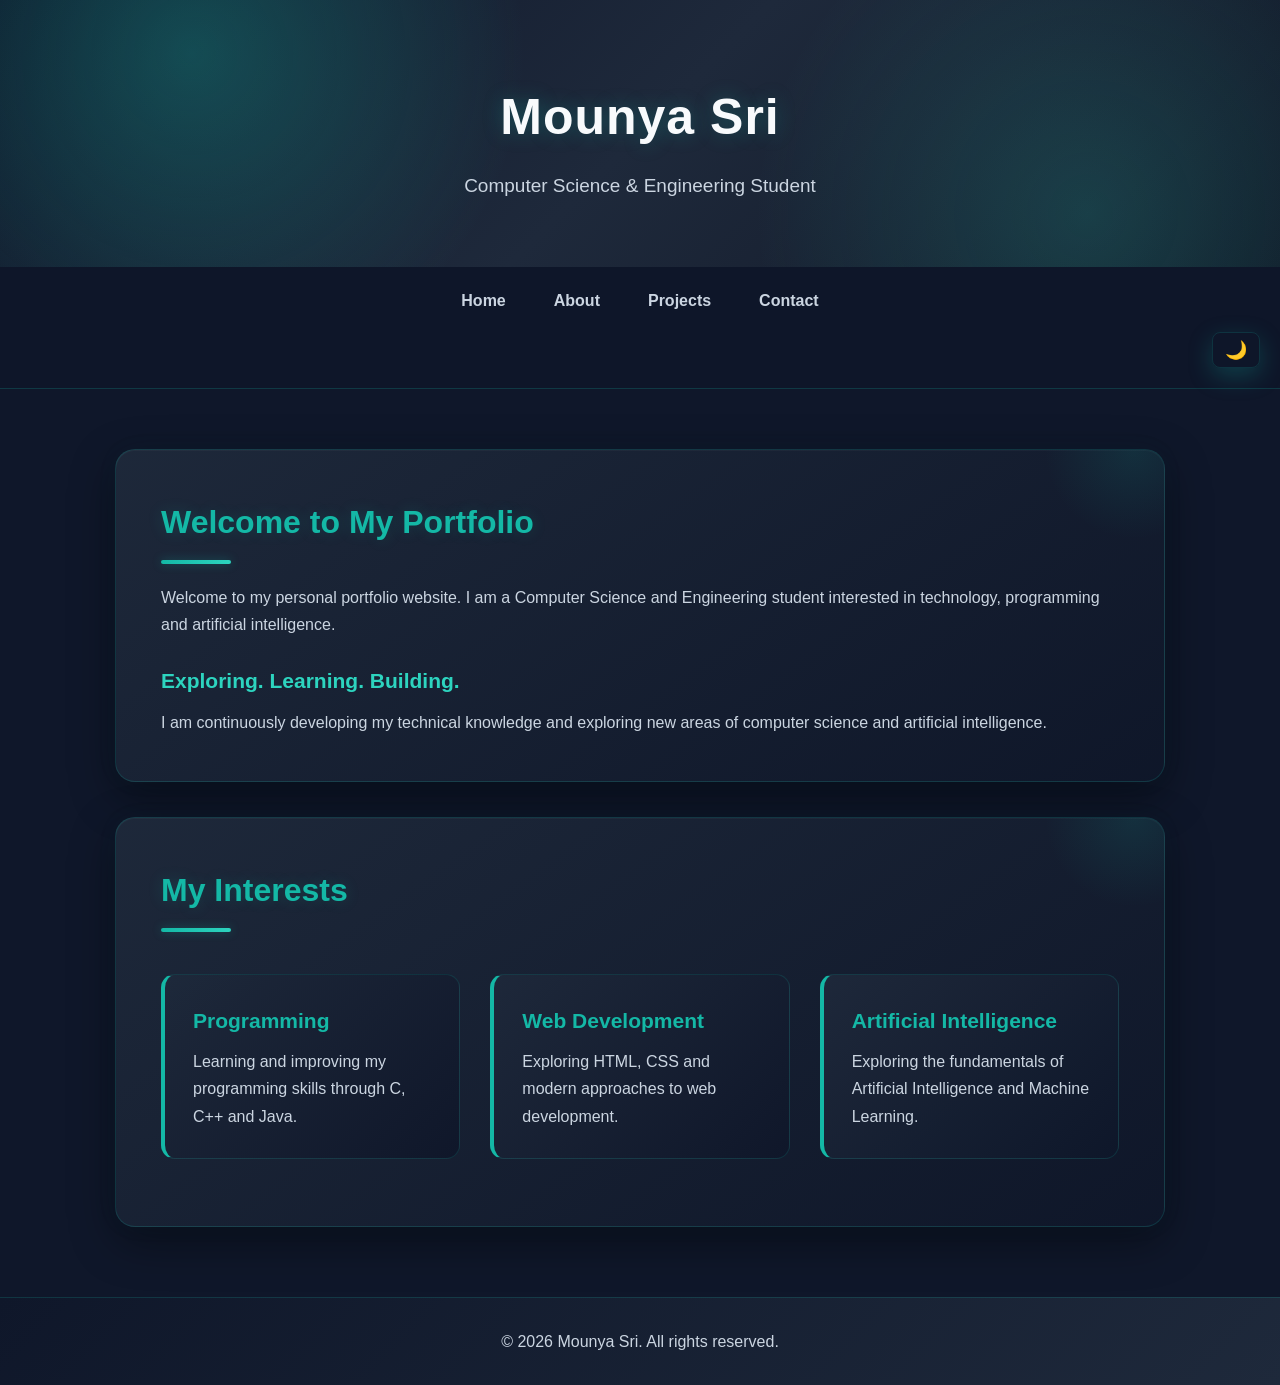
<file: index.html>
<!DOCTYPE html>
<html lang="en">

<head>

    <meta charset="UTF-8">

    <meta name="viewport"
          content="width=device-width, initial-scale=1.0">

    <title>Mounya Sri | Portfolio</title>

    <meta name="description"
          content="Personal portfolio of Mounya Sri, a Computer Science and Engineering student interested in technology,
          programming and artificial intelligence.">

    <meta name="author"
          content="Mounya Sri">

    <link rel="stylesheet" href="css/style.css">

</head>


<body>

    <!-- HEADER -->

    <header>

        <h1>Mounya Sri</h1>

        <p>
            Computer Science &amp; Engineering Student
        </p>

    </header>


    <!-- NAVIGATION -->

    <nav aria-label="Main navigation">

        <ul>

            <li>
                <a href="index.html">Home</a>
            </li>

            <li>
                <a href="about.html">About</a>
            </li>

            <li>
                <a href="projects.html">Projects</a>
            </li>

            <li>
                <a href="contact.html">Contact</a>
            </li>

        </ul>

        <button id="theme-toggle" aria-label="Toggle light and dark mode">
                🌙
        </button>

    </nav>


    <!-- MAIN -->

    <main>

        <section class="hero">

            <h2>
                Welcome to My Portfolio
            </h2>

            <p>
                Welcome to my personal portfolio website.
                I am a Computer Science and Engineering student
                interested in technology, programming and
                artificial intelligence.
            </p>

            <div class="highlight-box">

                <h3>
                    Exploring. Learning. Building.
                </h3>

                <p>
                    I am continuously developing my technical
                    knowledge and exploring new areas of
                    computer science and artificial intelligence.
                </p>

            </div>

        </section>

        <section>

            <h2>
                My Interests
            </h2>

            <div class="skills-container">

                <div class="skill-card">

                    <h3>Programming</h3>

                    <p>
                        Learning and improving my programming
                        skills through C, C++ and Java.
                    </p>

                </div>


                <div class="skill-card">

                    <h3>Web Development</h3>

                    <p>
                        Exploring HTML, CSS and modern
                        approaches to web development.
                    </p>

                </div>


                <div class="skill-card">

                    <h3>Artificial Intelligence</h3>

                    <p>
                        Exploring the fundamentals of
                        Artificial Intelligence and Machine Learning.
                    </p>

                </div>

            </div>

        </section>

    </main>


    <!-- FOOTER -->

    <footer>

        <p>
            &copy; 2026 Mounya Sri. All rights reserved.
        </p>

    </footer>

    <script src="js/script.js"></script>

</body>

</html>
</file>
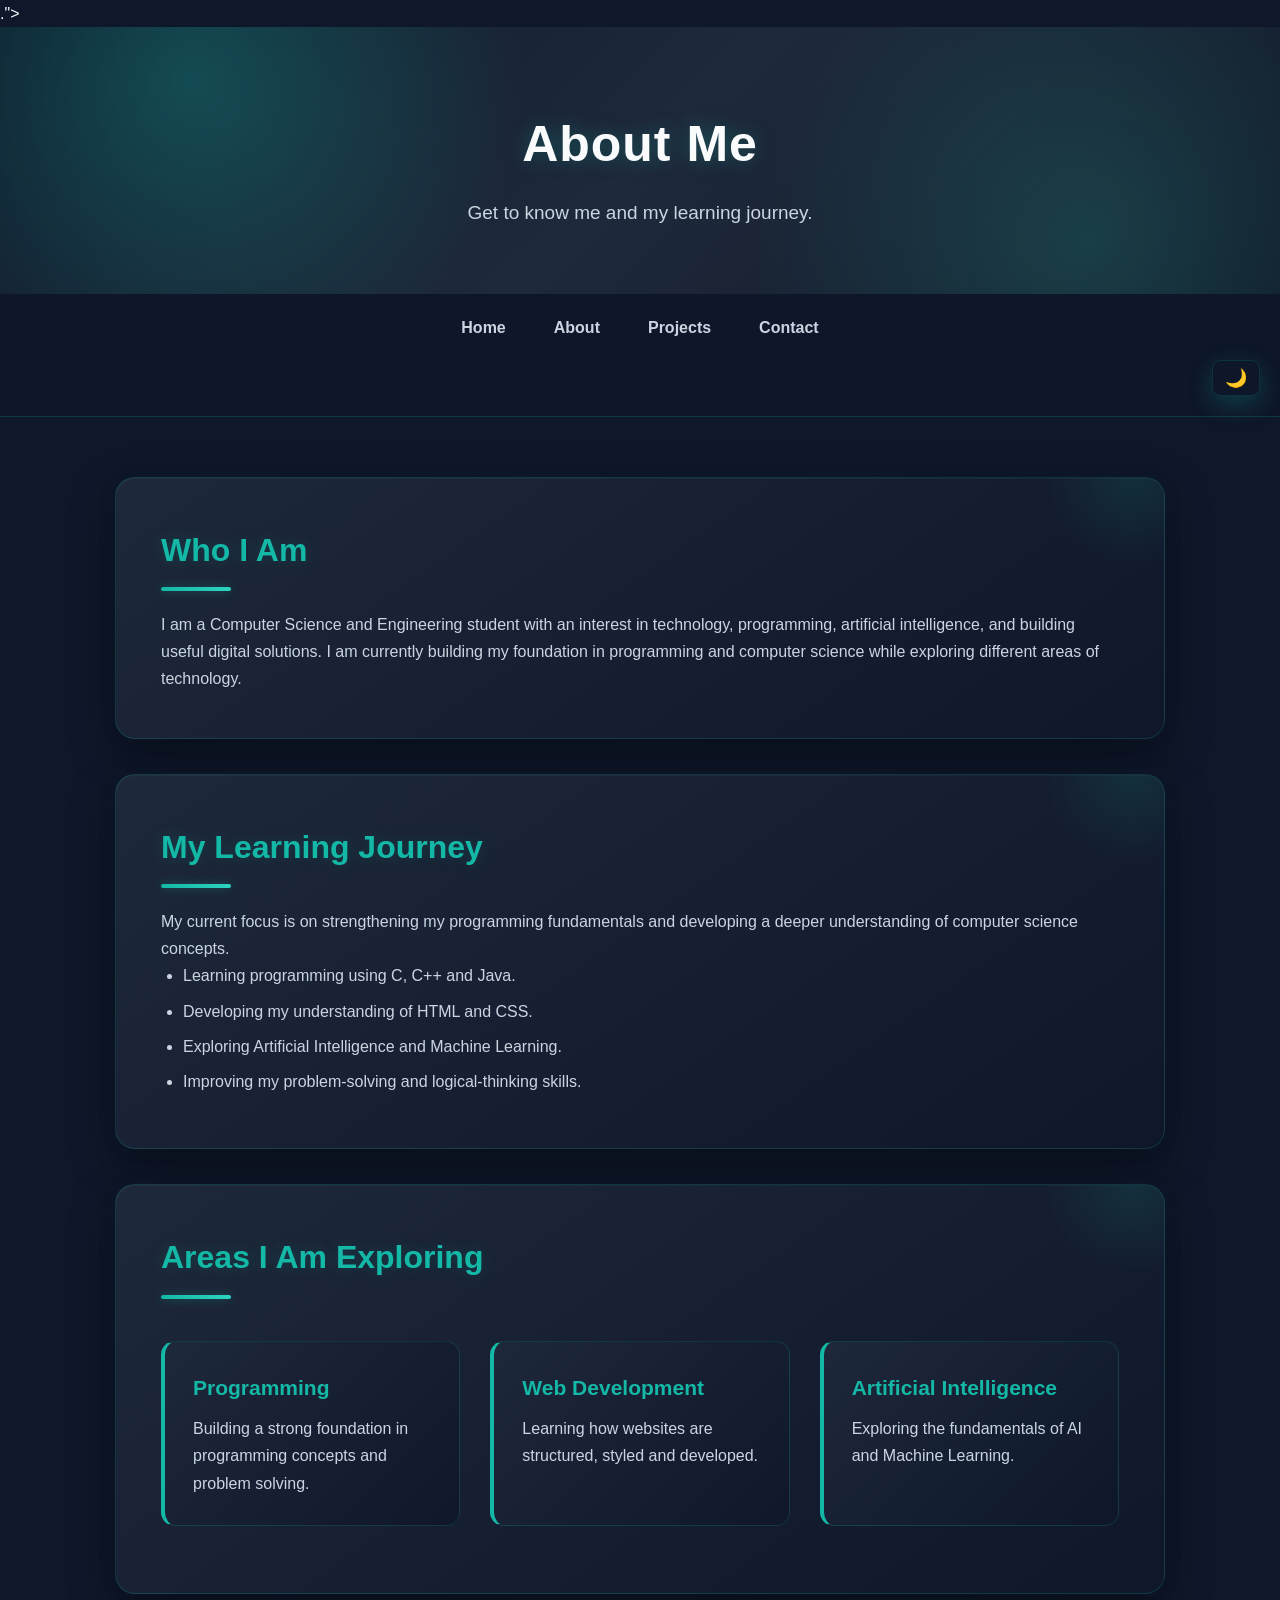
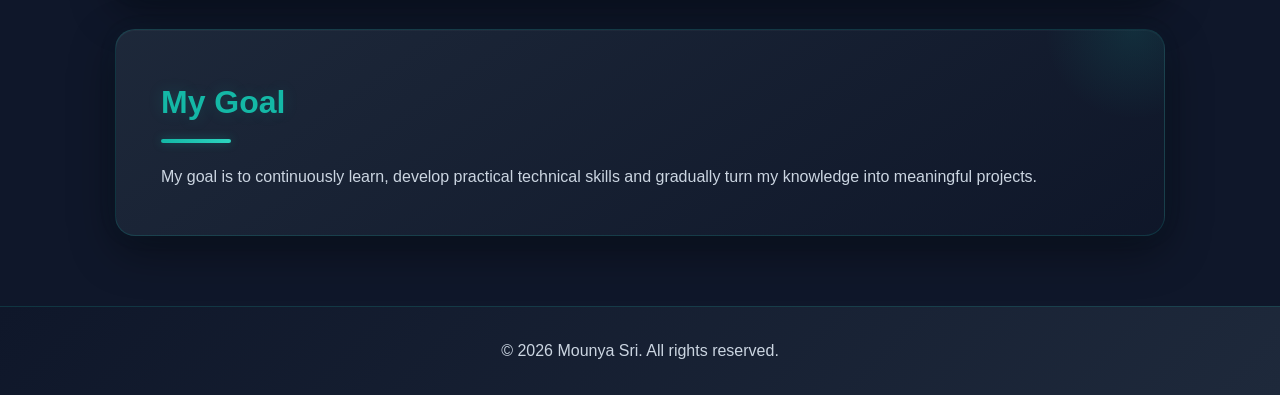
<file: about.html>
<!DOCTYPE html>
<html lang="en">

<head>

    <meta charset="UTF-8">

    <meta name="viewport"
          content="width=device-width, initial-scale=1.0">

    <title>About Me | Mounya Sri</title>

    <meta name="description"
          content="Learn more about Mounya Sri,a Computer Science and Engineering student interested in technology,
          programming and artificial intelligence.">.">

    <meta name="author"
          content="Mounya Sri">

    <link rel="stylesheet" href="css/style.css">

</head>


<body>

    <!-- HEADER -->

    <header>

        <h1>About Me</h1>

        <p>
            Get to know me and my learning journey.
        </p>

    </header>


    <!-- NAVIGATION -->

    <nav aria-label="Main navigation">

        <ul>

            <li>
                <a href="index.html">Home</a>
            </li>

            <li>
                <a href="about.html">About</a>
            </li>

            <li>
                <a href="projects.html">Projects</a>
            </li>

            <li>
                <a href="contact.html">Contact</a>
            </li>

        </ul>

        <button id="theme-toggle" aria-label="Toggle light and dark mode">
            🌙
        </button>

    </nav>


    <!-- MAIN -->

    <main>

        <section class="about-intro reveal">

             <h2>Who I Am</h2>

            <p>
                I am a Computer Science and Engineering student with an
                interest in technology, programming, artificial intelligence,
                and building useful digital solutions. I am currently building my foundation in programming 
                and computer science while exploring different areas of technology.
            </p>
            </div>
            </div>

        </section>


        <section>

            <h2>
                My Learning Journey
            </h2>

            <p>
                My current focus is on strengthening my
                programming fundamentals and developing a deeper
                understanding of computer science concepts.
            </p>

            <ul class="about-list">

                <li>
                    Learning programming using C, C++ and Java.
                </li>

                <li>
                    Developing my understanding of HTML and CSS.
                </li>

                <li>
                    Exploring Artificial Intelligence and
                    Machine Learning.
                </li>

                <li>
                    Improving my problem-solving and
                    logical-thinking skills.
                </li>

            </ul>

        </section>


        <section>

            <h2>
                Areas I Am Exploring
            </h2>

            <div class="skills-container">

                <div class="skill-card">

                    <h3>
                        Programming
                    </h3>

                    <p>
                        Building a strong foundation in
                        programming concepts and problem solving.
                    </p>

                </div>


                <div class="skill-card">

                    <h3>
                        Web Development
                    </h3>

                    <p>
                        Learning how websites are structured,
                        styled and developed.
                    </p>

                </div>


                <div class="skill-card">

                    <h3>
                        Artificial Intelligence
                    </h3>

                    <p>
                        Exploring the fundamentals of AI and
                        Machine Learning.
                    </p>

                </div>

            </div>

        </section>


        <section>

            <h2>
                My Goal
            </h2>

            <p>
                My goal is to continuously learn, develop
                practical technical skills and gradually turn
                my knowledge into meaningful projects.
            </p>

        </section>

    </main>


    <!-- FOOTER -->

    <footer>

        <p>
            &copy; 2026 Mounya Sri. All rights reserved.
        </p>

    </footer>

    <script src="js/script.js"></script>

</body>

</html>
</file>
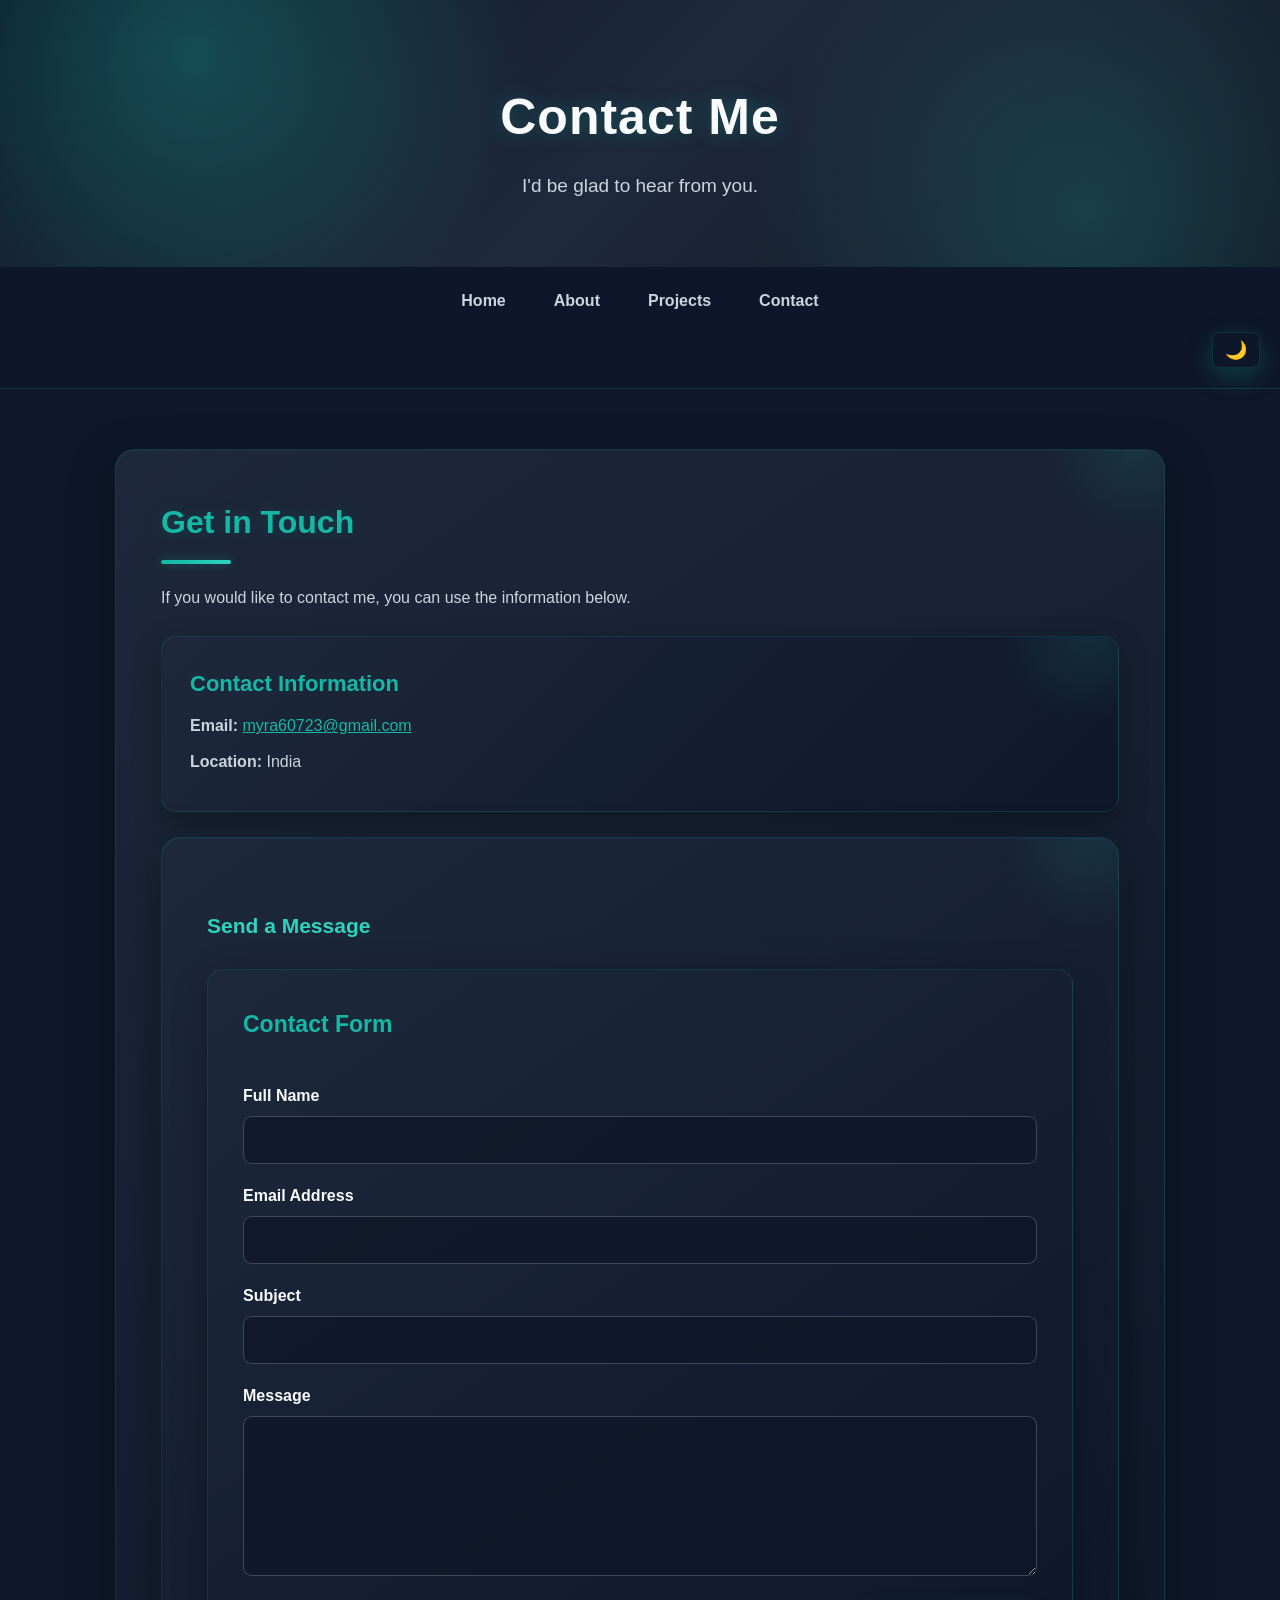
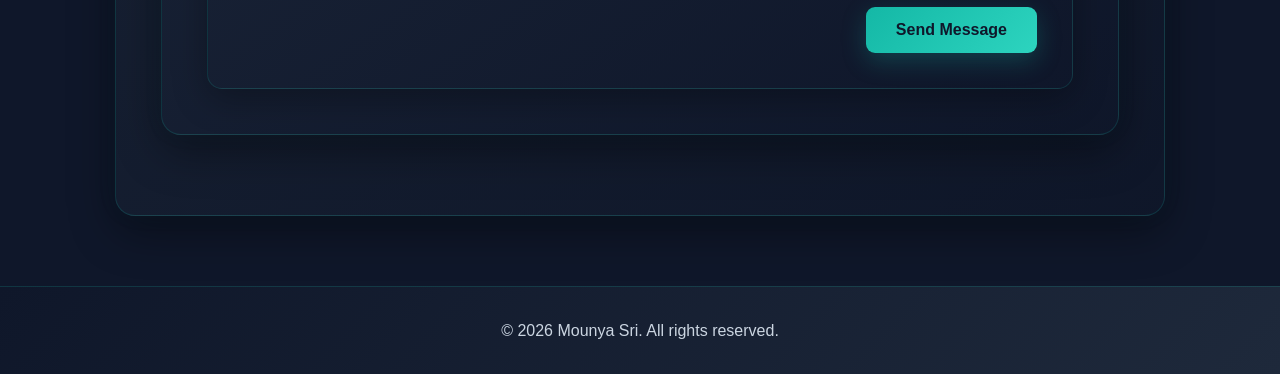
<file: contact.html>
<!DOCTYPE html>
<html lang="en">

<head>
    <meta charset="UTF-8">

    <meta name="viewport" content="width=device-width, initial-scale=1.0">

    <meta name="description"
        content="Contact Mounya Sri, a Computer Science and Engineering student interested in technology, programming and artificial intelligence.">

    <meta name="author" content="Mounya Sri">

    <title>Contact Me | Mounya Sri</title>

    <link rel="stylesheet" href="css/style.css">
</head>

<body>

    <header>
        <h1>Contact Me</h1>
        <p>I'd be glad to hear from you.</p>
    </header>


    <nav aria-label="Main navigation">
        <ul>
            <li><a href="index.html">Home</a></li>
            <li><a href="about.html">About</a></li>
            <li><a href="projects.html">Projects</a></li>
            <li><a href="contact.html" aria-current="page">Contact</a></li>
        </ul>

        <button id="theme-toggle" aria-label="Toggle light and dark mode">
            🌙
        </button>

    </nav>


    <main>

        <section aria-labelledby="contact-heading">

            <h2 id="contact-heading">Get in Touch</h2>

            <p>
                If you would like to contact me, you can use the information below.
            </p>


            <section class="contact-info" aria-labelledby="information-heading">

                <h3 id="information-heading">Contact Information</h3>

                <p>
                    <strong>Email:</strong>
                    <a href="mailto:myra60723@gmail.com">
                        myra60723@gmail.com
                    </a>
                </p>

                <p>
                    <strong>Location:</strong> India
                </p>

            </section>


            <section aria-labelledby="message-heading">

                <h3 id="message-heading">Send a Message</h3>


                <form>

                    <fieldset>

                        <legend>Contact Form</legend>


                        <div class="form-group">

                            <label for="full-name">
                                Full Name
                            </label>

                            <input
                                type="text"
                                id="full-name"
                                name="full-name"
                                autocomplete="name"
                                required
                            >

                        </div>


                        <div class="form-group">

                            <label for="email">
                                Email Address
                            </label>

                            <input
                                type="email"
                                id="email"
                                name="email"
                                autocomplete="email"
                                required
                            >

                        </div>


                        <div class="form-group">

                            <label for="subject">
                                Subject
                            </label>

                            <input
                                type="text"
                                id="subject"
                                name="subject"
                                required
                            >

                        </div>


                        <div class="form-group">

                            <label for="message">
                                Message
                            </label>

                            <textarea
                                id="message"
                                name="message"
                                rows="7"
                                required
                            ></textarea>

                        </div>


                        <button type="submit">
                            Send Message
                        </button>

                    </fieldset>

                </form>

            </section>

        </section>

    </main>


    <footer>
        <p>&copy; 2026 Mounya Sri. All rights reserved.</p>
    </footer>

    <script src="js/script.js"></script>

</body>

</html>
</file>
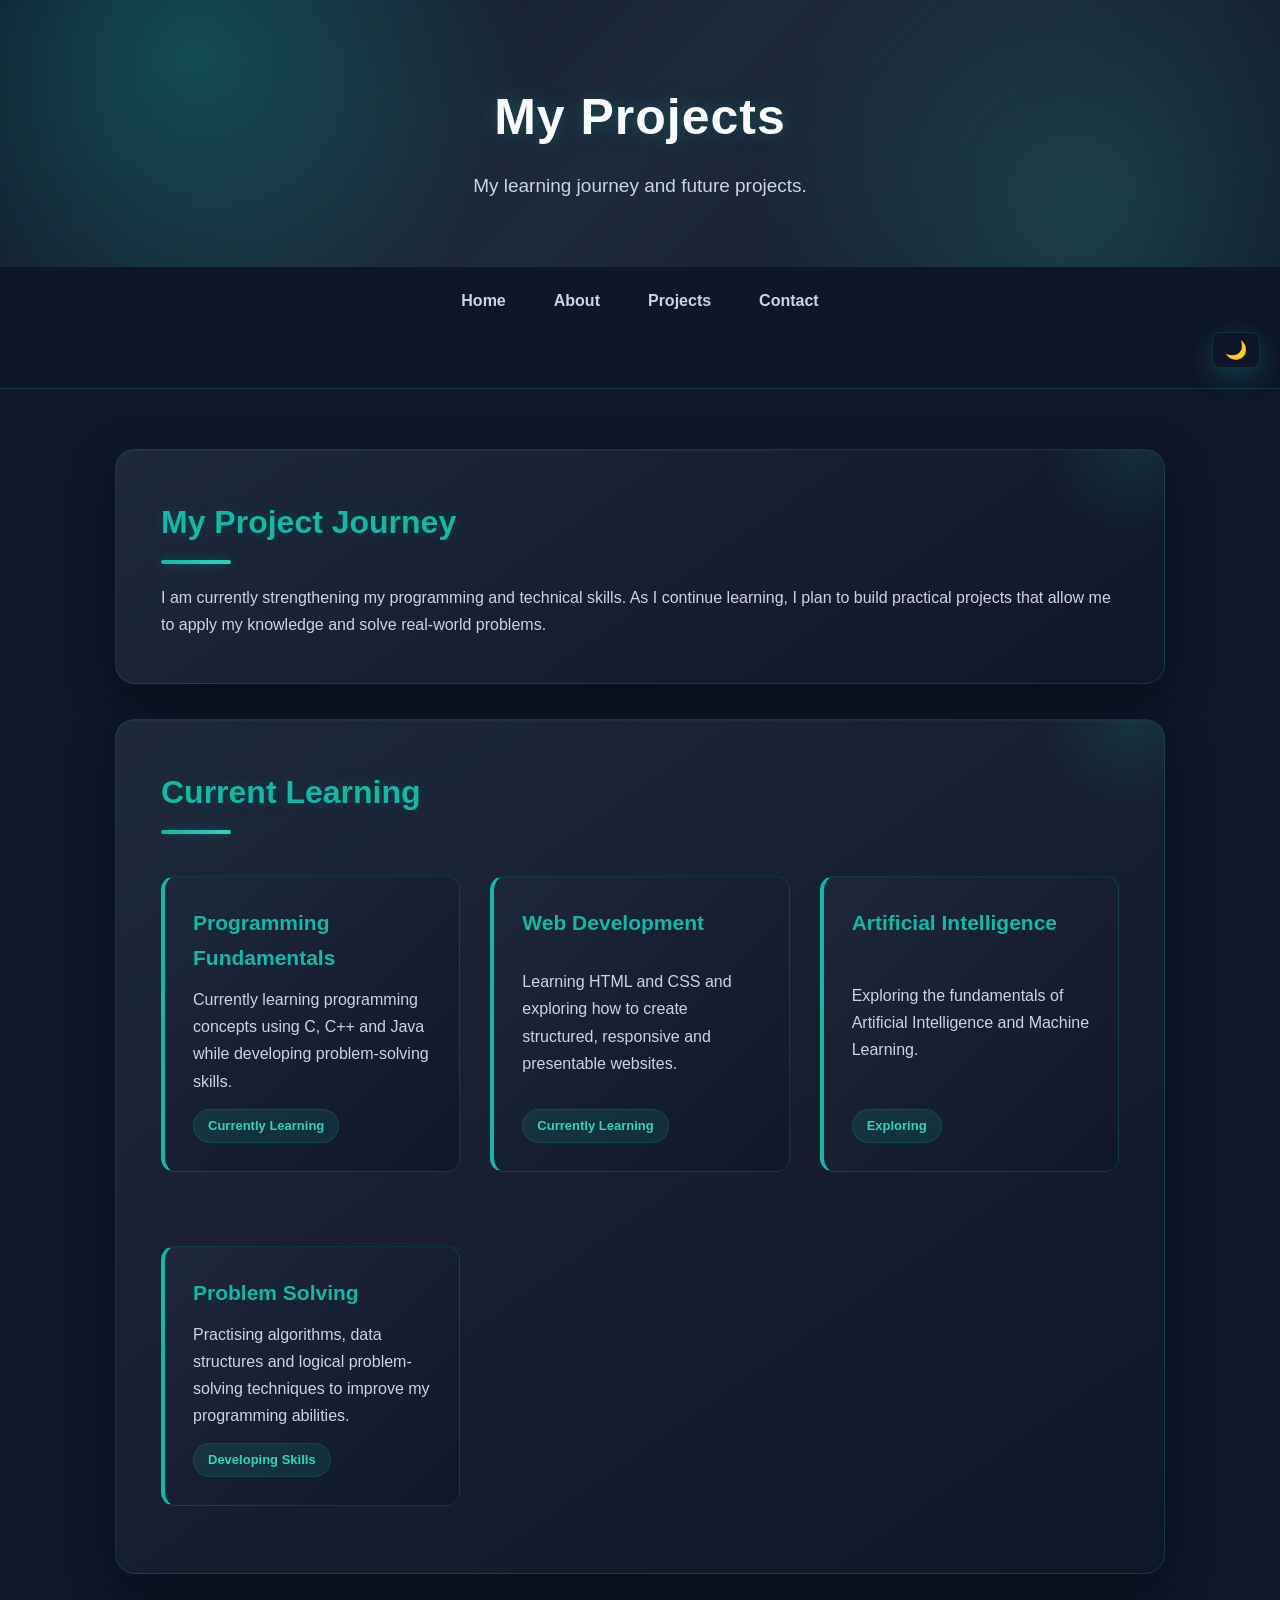
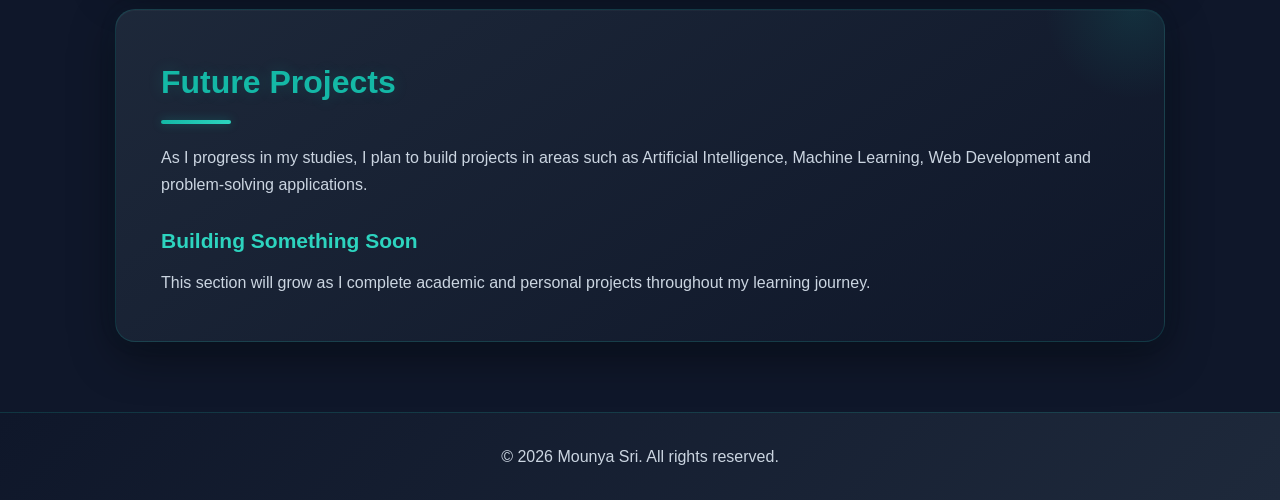
<file: projects.html>
<!DOCTYPE html>
<html lang="en">

<head>

    <meta charset="UTF-8">

    <meta name="viewport"
          content="width=device-width, initial-scale=1.0">

     <title>Projects | Mounya Sri</title>

    <meta name="description"
          content="Projects and learning journey of Mounya Sri.">

    <meta name="author"
          content="Mounya Sri">

    <link rel="stylesheet" href="css/style.css">

</head>


<body>

    <!-- HEADER -->

    <header>

        <h1>My Projects</h1>

        <p>
            My learning journey and future projects.
        </p>

    </header>


    <!-- NAVIGATION -->

    <nav aria-label="Main navigation">

        <ul>

            <li>
                <a href="index.html">Home</a>
            </li>

            <li>
                <a href="about.html">About</a>
            </li>

            <li>
                <a href="projects.html">Projects</a>
            </li>

            <li>
                <a href="contact.html">Contact</a>
            </li>

        </ul>

        <button id="theme-toggle" aria-label="Toggle light and dark mode">
            🌙
        </button>

    </nav>


    <!-- MAIN -->

    <main>

        <section class="project-intro">

            <h2>
                My Project Journey
            </h2>

            <p>
                I am currently strengthening my programming
                and technical skills. As I continue learning,
                I plan to build practical projects that allow
                me to apply my knowledge and solve real-world
                problems.
            </p>

        </section>


        <section>

            <h2>
                Current Learning
            </h2>


            <div class="project-grid">


                <div class="project-card">

                    <h3>
                        Programming Fundamentals
                    </h3>

                    <p>
                        Currently learning programming concepts
                        using C, C++ and Java while developing
                        problem-solving skills.
                    </p>

                    <span class="status">
                        Currently Learning
                    </span>

                </div>


                <div class="project-card">

                    <h3>
                        Web Development
                    </h3>

                    <p>
                        Learning HTML and CSS and exploring how
                        to create structured, responsive and
                        presentable websites.
                    </p>

                    <span class="status">
                        Currently Learning
                    </span>

                </div>


                <div class="project-card">

                    <h3>
                        Artificial Intelligence
                    </h3>

                    <p>
                        Exploring the fundamentals of Artificial
                        Intelligence and Machine Learning.
                    </p>

                    <span class="status">
                        Exploring
                    </span>

                </div>


                <div class="project-card">

                    <h3>
                        Problem Solving
                    </h3>

                    <p>
                        Practising algorithms, data structures
                        and logical problem-solving techniques
                        to improve my programming abilities.
                    </p>

                    <span class="status">
                        Developing Skills
                    </span>

                </div>


            </div>

        </section>


        <section>

            <h2>
                Future Projects
            </h2>

            <p>
                As I progress in my studies, I plan to build
                projects in areas such as Artificial Intelligence,
                Machine Learning, Web Development and
                problem-solving applications.
            </p>

            <div class="highlight-box">

                <h3>
                    Building Something Soon
                </h3>

                <p>
                    This section will grow as I complete
                    academic and personal projects throughout
                    my learning journey.
                </p>

            </div>

        </section>

    </main>


    <!-- FOOTER -->

    <footer>

        <p>
            &copy; 2026 Mounya Sri. All rights reserved.
        </p>

    </footer>

    <script src="js/script.js"></script>
    
</body>

</html>
</file>
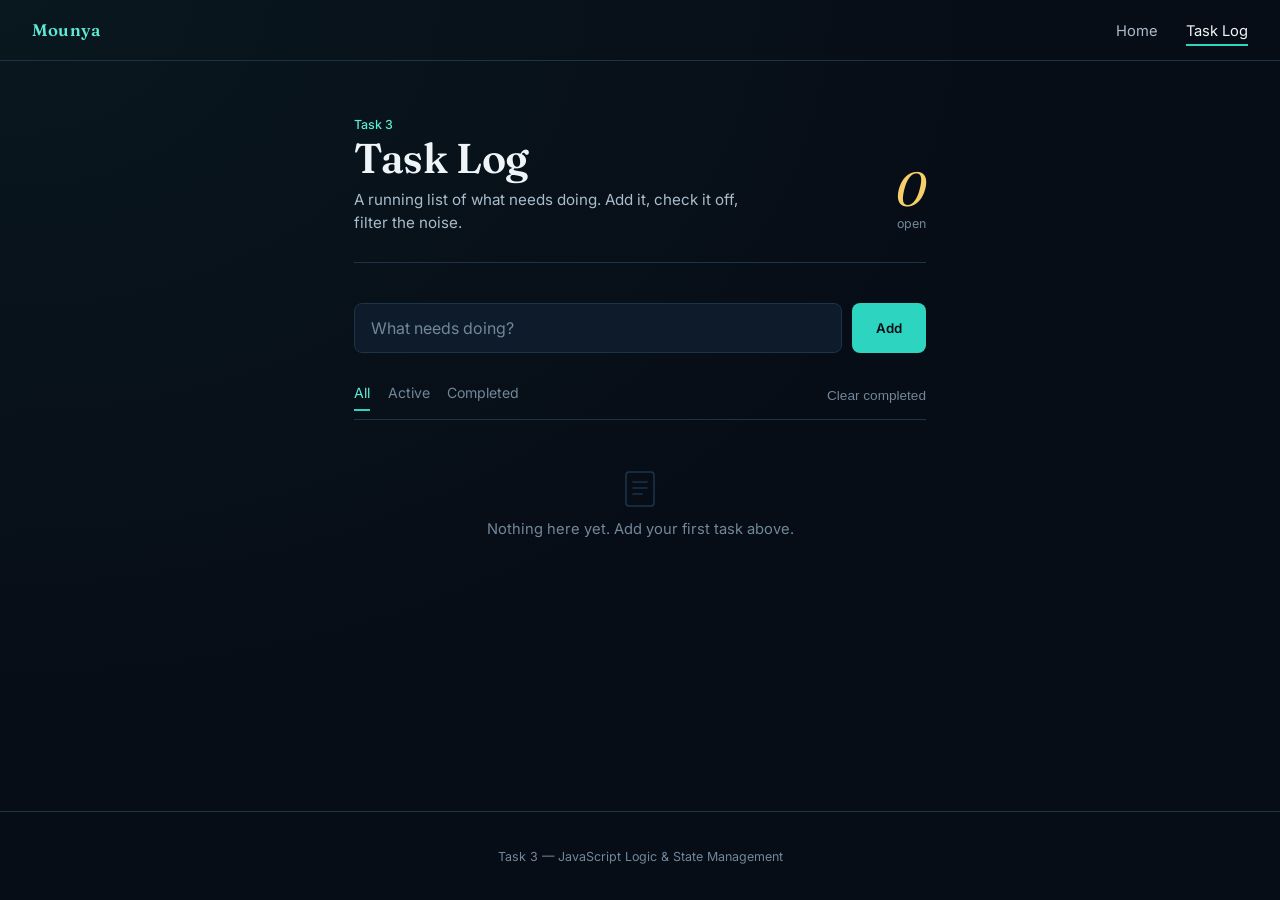
<file: todo/todo.html>
<!DOCTYPE html>
<html lang="en">
<head>
<meta charset="UTF-8">
<meta name="viewport" content="width=device-width, initial-scale=1.0">
<title>Task Log — Mounya</title>
<link rel="preconnect" href="https://fonts.googleapis.com">
<link rel="preconnect" href="https://fonts.gstatic.com" crossorigin>
<link href="https://fonts.googleapis.com/css2?family=Fraunces:ital,wght@0,500;0,600;1,500&family=Inter:wght@400;500;600&display=swap" rel="stylesheet">
<link rel="stylesheet" href="todo.css">
</head>
<body>

  <header class="site-header">
    <a class="brand" href="../index.html">Mounya</a>
    <nav class="site-nav">
      <a href="../index.html">Home</a>
      <a href="todo.html" class="active">Task Log</a>
    </nav>
  </header>

  <main class="wrap">

    <section class="hero">
      <div class="hero-text">
        <p class="eyebrow">Task 3</p>
        <h1>Task&nbsp;Log</h1>
        <p class="hero-sub">A running list of what needs doing. Add it, check it off, filter the noise.</p>
      </div>
      <div class="hero-stat">
        <span id="task-count" class="stat-number">0</span>
        <span class="stat-label">open</span>
      </div>
    </section>

    <form id="task-form" class="entry-row">
      <input
        type="text"
        id="task-input"
        placeholder="What needs doing?"
        autocomplete="off"
        maxlength="120"
        required
      >
      <button type="submit">Add</button>
    </form>

    <div class="toolbar">
      <div class="filters" role="tablist" aria-label="Filter tasks">
        <button class="filter-btn active" data-filter="all" role="tab" aria-selected="true">All</button>
        <button class="filter-btn" data-filter="active" role="tab" aria-selected="false">Active</button>
        <button class="filter-btn" data-filter="completed" role="tab" aria-selected="false">Completed</button>
      </div>
      <button id="clear-completed" type="button">Clear completed</button>
    </div>

    <ul id="task-list" class="task-list"></ul>

    <div id="empty-state" class="empty-state" hidden>
      <svg class="empty-icon" width="40" height="40" viewBox="0 0 40 40" fill="none" xmlns="http://www.w3.org/2000/svg">
        <rect x="6" y="4" width="28" height="34" rx="3" stroke="currentColor" stroke-width="1.6"/>
        <path d="M13 14h14M13 20h14M13 26h9" stroke="currentColor" stroke-width="1.6" stroke-linecap="round"/>
      </svg>
      <p class="empty-text">Nothing here yet. Add your first task above.</p>
    </div>

  </main>

  <footer class="site-footer">
    <p>Task 3 — JavaScript Logic &amp; State Management</p>
  </footer>

  <script src="todo.js"></script>
</body>
</html>
</file>
<file: css/style.css>
/* =========================================
   MODERN DARK TEAL PORTFOLIO
========================================= */

:root {
    --bg-primary: #0F172A;
    --bg-secondary: #1E293B;
    --text-primary: #F8FAFC;
    --text-secondary: #CBD5E1;
    --accent: #14B8A6;
    --accent-light: #2DD4BF;
    --border-color: rgba(20, 184, 166, 0.18);
}

[data-theme="light"] {
    --bg-primary: #F8FAFC;
    --bg-secondary: #E2E8F0;
    --text-primary: #0F172A;
    --text-secondary: #334155;
    --accent: #0D9488;
    --accent-light: #14B8A6;
    --border-color: rgba(13, 148, 136, 0.25);
}

* {
    margin: 0;
    padding: 0;
    box-sizing: border-box;
}

html {
    scroll-behavior: smooth;
}

body {
    font-family: "Segoe UI", Arial, sans-serif;
    background: var(--bg-primary);
    color: var(--text-primary);
    line-height: 1.7;
}


/* =========================================
   HEADER  (mobile-first base styles)
========================================= */

header {
    background:
        radial-gradient(
            circle at 15% 20%,
            rgba(20, 184, 166, 0.30),
            transparent 30%
        ),
        radial-gradient(
            circle at 85% 80%,
            rgba(45, 212, 191, 0.18),
            transparent 30%
        ),
        linear-gradient(
            135deg,
            var(--bg-primary),
            var(--bg-secondary),
            #111827
        );

    color: var(--text-primary);
    text-align: center;
    padding: 55px 20px;
    position: relative;
    overflow: hidden;
}

header h1 {
    font-size: 36px;
    font-weight: 700;
    letter-spacing: 1px;
    margin-bottom: 10px;
    position: relative;
    z-index: 2;

    text-shadow:
        0 0 20px rgba(20, 184, 166, 0.30);
}

header p {
    font-size: 16px;
    color: var(--text-secondary);
    position: relative;
    z-index: 2;
}


/* =========================================
   NAVIGATION
========================================= */

nav {
    background: rgba(15, 23, 42, 0.96);
    border-bottom: 1px solid rgba(20, 184, 166, 0.22);
    padding: 20px;
    text-align: center;
    position: sticky;
    top: 0;
    z-index: 1000;
    backdrop-filter: blur(12px);
}

nav ul {
    list-style: none;
    padding: 0;
    display: flex;
    justify-content: center;
    flex-wrap: wrap;
    gap: 12px;
}

nav ul li {
    display: inline-block;
}

nav ul li a {
    color: var(--text-secondary);
    text-decoration: none;
    font-size: 14px;
    font-weight: 600;
    padding: 8px 10px;
    border-radius: 8px;
    transition: all 0.3s ease;
}

nav ul li a:hover {
    color: var(--bg-primary);

    background:
        linear-gradient(
            135deg,
            var(--accent),
            var(--accent-light)
        );

    box-shadow:
        0 5px 25px rgba(20, 184, 166, 0.30);

    transform: translateY(-2px);
}

#theme-toggle {
    background: none;
    border: 1px solid var(--border-color);
    color: var(--text-primary);
    font-size: 18px;
    padding: 6px 12px;
    border-radius: 8px;
    cursor: pointer;
    margin-top: 10px;
}


/* =========================================
   MAIN AREA  (mobile-first base styles)
========================================= */

main {
    max-width: 1100px;
    margin: 35px auto;
    padding: 0 15px;
}


/* =========================================
   GRID LAYOUTS
========================================= */

.skills-container,
.project-grid {
    display: grid;
    grid-template-columns: repeat(auto-fit, minmax(240px, 1fr));
    gap: 24px;
    margin-top: 20px;
}


/* =========================================
   SECTIONS  (mobile-first base styles)
========================================= */

section {
    background:
        linear-gradient(
            145deg,
            rgba(30, 41, 59, 0.98),
            rgba(15, 23, 42, 0.98)
        );

    padding: 28px 22px;
    margin-bottom: 35px;
    border-radius: 20px;

    border: 1px solid var(--border-color);

    box-shadow:
        0 15px 45px rgba(0, 0, 0, 0.40),
        0 0 25px rgba(20, 184, 166, 0.04),
        inset 0 1px 0 rgba(255, 255, 255, 0.03);

    position: relative;
    overflow: hidden;
}

section::before {
    content: "";
    position: absolute;
    width: 180px;
    height: 180px;

    background:
        radial-gradient(
            circle,
            rgba(20, 184, 166, 0.12),
            transparent 70%
        );

    border-radius: 50%;
    top: -90px;
    right: -60px;
}

section h2 {
    color: var(--accent);
    font-size: 27px;
    margin-bottom: 20px;
    position: relative;

    text-shadow:
        0 0 15px rgba(20, 184, 166, 0.20);
}

section h2::after {
    content: "";
    display: block;
    width: 70px;
    height: 4px;
    margin-top: 10px;

    background:
        linear-gradient(
            90deg,
            var(--accent),
            var(--accent-light)
        );

    border-radius: 10px;

    box-shadow:
        0 0 10px rgba(20, 184, 166, 0.35);
}

section h3 {
    color: var(--accent-light);
    font-size: 21px;
    margin-top: 25px;
    margin-bottom: 10px;
}

section p {
    color: var(--text-secondary);
    font-size: 16px;
}


/* =========================================
   LISTS
========================================= */

ul {
    padding-left: 22px;
}

li {
    color: var(--text-secondary);
    margin-bottom: 8px;
}


/* =========================================
   PROJECT / SKILL CARDS
========================================= */

.project,
.project-card,
.skill-card {
    background:
        linear-gradient(
            135deg,
            rgba(30, 41, 59, 0.95),
            rgba(15, 23, 42, 0.95)
        );

    border: 1px solid rgba(20, 184, 166, 0.16);
    border-left: 4px solid var(--accent);

    padding: 28px;
    margin: 22px 0;
    border-radius: 14px;

    transition: all 0.3s ease;
}

.project:hover,
.project-card:hover,
.skill-card:hover {
    transform: translateY(-7px);

    border-color: var(--accent-light);

    box-shadow:
        0 15px 35px rgba(0, 0, 0, 0.40),
        0 0 30px rgba(20, 184, 166, 0.18);
}

.project h3,
.project-card h3,
.skill-card h3 {
    margin-top: 0;
    color: var(--accent);
}

.project-card {
    display: flex;
    flex-direction: column;
    justify-content: space-between;
}

.status {
    display: inline-block;
    margin-top: 14px;
    align-self: flex-start;
    padding: 5px 14px;
    font-size: 13px;
    font-weight: 600;
    color: var(--accent-light);
    background: rgba(20, 184, 166, 0.12);
    border: 1px solid var(--border-color);
    border-radius: 20px;
}


/* =========================================
   CONTACT INFORMATION
========================================= */

.contact-info {
    background:
        linear-gradient(
            135deg,
            rgba(30, 41, 59, 0.90),
            rgba(15, 23, 42, 0.95)
        );

    padding: 28px;
    margin: 25px 0;

    border-radius: 15px;

    border: 1px solid var(--border-color);

    box-shadow:
        0 10px 30px rgba(0, 0, 0, 0.30);
}

.contact-info h3 {
    margin-top: 0;
    color: var(--accent);
    font-size: 22px;
}

.contact-info p {
    margin: 8px 0;
    color: var(--text-secondary);
}


/* =========================================
   LINKS
========================================= */

a {
    color: var(--accent);
    transition: all 0.3s ease;
}

a:hover {
    color: var(--accent-light);
}


/* =========================================
   CONTACT FORM  (mobile-first base styles)
========================================= */

form {
    background:
        linear-gradient(
            145deg,
            rgba(30, 41, 59, 0.98),
            rgba(15, 23, 42, 0.98)
        );

    padding: 25px 20px;

    border: 1px solid var(--border-color);

    border-radius: 15px;

    margin-top: 25px;

    box-shadow:
        0 10px 35px rgba(0, 0, 0, 0.30);
}

fieldset {
    border: none;
}

legend {
    color: var(--accent);
    font-size: 23px;
    font-weight: 700;
    margin-bottom: 20px;
}

label {
    display: block;

    color: var(--text-primary);

    font-weight: 600;

    margin-top: 18px;
    margin-bottom: 7px;
}

input,
textarea {
    width: 100%;

    padding: 14px 16px;

    border: 1px solid rgba(203, 213, 225, 0.25);

    border-radius: 9px;

    background: rgba(15, 23, 42, 0.80);

    color: var(--text-primary);

    font-size: 16px;

    font-family: inherit;

    transition: all 0.3s ease;
}

input::placeholder,
textarea::placeholder {
    color: #64748B;
}

input:focus,
textarea:focus {
    outline: none;

    border-color: var(--accent-light);

    background: rgba(30, 41, 59, 0.95);

    box-shadow:
        0 0 0 3px rgba(45, 212, 191, 0.10),
        0 0 25px rgba(20, 184, 166, 0.15);
}

textarea {
    min-height: 160px;
    resize: vertical;
}


/* =========================================
   SEND MESSAGE BUTTON
========================================= */

button {
    display: block;

    margin-left: auto;
    margin-top: 22px;

    padding: 14px 30px;

    background:
        linear-gradient(
            135deg,
            var(--accent),
            var(--accent-light)
        );

    color: var(--bg-primary);

    border: none;

    border-radius: 9px;

    font-size: 16px;

    font-weight: 700;

    cursor: pointer;

    box-shadow:
        0 8px 25px rgba(20, 184, 166, 0.25);

    transition: all 0.3s ease;
}

button:hover {
    transform: translateY(-3px);

    box-shadow:
        0 12px 35px rgba(20, 184, 166, 0.40);
}


/* =========================================
   FOOTER
========================================= */

footer {
    background:
        linear-gradient(
            135deg,
            var(--bg-primary),
            var(--bg-secondary)
        );

    color: var(--text-secondary);

    text-align: center;

    padding: 30px 20px;

    margin-top: 70px;

    border-top:
        1px solid var(--border-color);
}

footer p {
    margin: 0;
}


/* =========================================
   TABLET & UP  (mobile-first: scaling UP from here)
========================================= */

@media (min-width: 768px) {

    header {
        padding: 75px 20px 65px;
    }

    header h1 {
        font-size: 50px;
    }

    header p {
        font-size: 19px;
    }

    nav ul li a {
        font-size: 16px;
        padding: 10px 18px;
    }

    main {
        margin: 60px auto;
        padding: 0 25px;
    }

    section {
        padding: 45px;
    }

    section h2 {
        font-size: 32px;
    }

    form {
        padding: 35px;
    }
}


/* =========================================
   DESKTOP  (further refinement for large screens)
========================================= */

@media (min-width: 1024px) {

    .skills-container,
    .project-grid {
        gap: 30px;
    }
}
</file>
<file: todo/todo.css>
:root {
  --navy-950: #070d16;
  --navy-900: #0e1b2a;
  --navy-800: #142639;
  --navy-700: #1c3348;
  --teal-500: #2dd4bf;
  --teal-400: #5eead4;
  --amber-300: #f6cf6a;
  --ink-100: #eef4f7;
  --ink-300: #a9bccb;
  --ink-500: #71879a;
  --danger: #ec8079;
  --radius: 8px;
  --serif: 'Fraunces', Georgia, serif;
  --sans: 'Inter', 'Segoe UI', system-ui, sans-serif;
}

* { box-sizing: border-box; }

body {
  margin: 0;
  min-height: 100vh;
  background:
    radial-gradient(ellipse at top left, rgba(45, 212, 191, 0.05), transparent 55%),
    var(--navy-950);
  color: var(--ink-100);
  font-family: var(--sans);
  display: flex;
  flex-direction: column;
}

/* ---- Header ---- */
.site-header {
  display: flex;
  align-items: center;
  justify-content: space-between;
  padding: 1.25rem 2rem;
  border-bottom: 1px solid var(--navy-700);
}

.brand {
  color: var(--teal-400);
  font-family: var(--serif);
  font-weight: 600;
  font-size: 1.05rem;
  text-decoration: none;
  letter-spacing: 0.01em;
}

.site-nav a {
  color: var(--ink-300);
  text-decoration: none;
  margin-left: 1.5rem;
  font-size: 0.92rem;
  padding-bottom: 4px;
  border-bottom: 2px solid transparent;
}

.site-nav a.active,
.site-nav a:hover {
  color: var(--ink-100);
  border-bottom-color: var(--teal-500);
}

/* ---- Layout ---- */
.wrap {
  flex: 1;
  width: 100%;
  max-width: 620px;
  margin: 0 auto;
  padding: 3.5rem 1.5rem 2.5rem;
}

/* ---- Hero ---- */
.hero {
  display: flex;
  align-items: flex-end;
  justify-content: space-between;
  gap: 1.5rem;
  margin-bottom: 2.5rem;
  padding-bottom: 1.75rem;
  border-bottom: 1px solid var(--navy-700);
}

.eyebrow {
  margin: 0 0 0.35rem;
  color: var(--teal-400);
  font-size: 0.78rem;
  font-weight: 500;
}

.hero-text h1 {
  margin: 0 0 0.6rem;
  font-family: var(--serif);
  font-weight: 600;
  font-size: 2.6rem;
  line-height: 1;
  letter-spacing: -0.01em;
}

.hero-sub {
  margin: 0;
  color: var(--ink-300);
  max-width: 40ch;
  line-height: 1.5;
  font-size: 0.95rem;
}

.hero-stat {
  flex-shrink: 0;
  text-align: right;
  padding-bottom: 0.2rem;
}

.stat-number {
  display: block;
  font-family: var(--serif);
  font-style: italic;
  font-size: 3rem;
  line-height: 1;
  color: var(--amber-300);
}

.stat-label {
  display: block;
  color: var(--ink-500);
  font-size: 0.78rem;
  margin-top: 0.2rem;
}

/* ---- Entry row ---- */
.entry-row {
  display: flex;
  gap: 0.6rem;
  margin-bottom: 1.75rem;
}

#task-input {
  flex: 1;
  padding: 0.85rem 1rem;
  border-radius: var(--radius);
  border: 1px solid var(--navy-700);
  background: var(--navy-900);
  color: var(--ink-100);
  font-family: var(--sans);
  font-size: 1rem;
}

#task-input:focus {
  outline: none;
  border-color: var(--teal-500);
  box-shadow: 0 0 0 3px rgba(45, 212, 191, 0.14);
}

#task-input::placeholder { color: var(--ink-500); }

.entry-row button[type="submit"] {
  padding: 0 1.5rem;
  border-radius: var(--radius);
  border: none;
  background: var(--teal-500);
  color: var(--navy-950);
  font-weight: 600;
  font-family: var(--sans);
  cursor: pointer;
  transition: background 0.15s ease, transform 0.1s ease;
}

.entry-row button[type="submit"]:hover { background: var(--teal-400); }
.entry-row button[type="submit"]:active { transform: scale(0.97); }

/* ---- Toolbar ---- */
.toolbar {
  display: flex;
  align-items: center;
  justify-content: space-between;
  margin-bottom: 0.5rem;
  flex-wrap: wrap;
  gap: 0.75rem;
}

.filters {
  display: flex;
  gap: 1.1rem;
}

.filter-btn {
  background: transparent;
  border: none;
  border-bottom: 2px solid transparent;
  color: var(--ink-500);
  padding: 0.2rem 0 0.5rem;
  font-family: var(--sans);
  font-size: 0.88rem;
  cursor: pointer;
}

.filter-btn.active {
  color: var(--teal-400);
  border-bottom-color: var(--teal-500);
}

.filter-btn:hover:not(.active) { color: var(--ink-300); }

#clear-completed {
  background: transparent;
  border: none;
  color: var(--ink-500);
  font-size: 0.85rem;
  cursor: pointer;
  padding: 0.2rem 0;
}

#clear-completed:hover { color: var(--danger); }

/* ---- Task list: flat rows, not cards ---- */
.task-list {
  list-style: none;
  margin: 0;
  padding: 0;
  border-top: 1px solid var(--navy-700);
}

.task-item {
  display: flex;
  align-items: center;
  gap: 0.85rem;
  padding: 0.85rem 0.25rem;
  border-bottom: 1px solid var(--navy-700);
  border-left: 2px solid transparent;
  transition: border-left-color 0.15s ease, padding-left 0.15s ease;
}

.task-item:hover,
.task-item:focus-within {
  border-left-color: var(--teal-500);
  padding-left: 0.6rem;
}

.task-item .toggle {
  width: 19px;
  height: 19px;
  flex-shrink: 0;
  border-radius: 50%;
  border: 1.5px solid var(--ink-500);
  background: transparent;
  cursor: pointer;
  position: relative;
  padding: 0;
}

.task-item.completed .toggle {
  border-color: var(--teal-500);
  background: var(--teal-500);
}

.task-item.completed .toggle::after {
  content: "";
  position: absolute;
  left: 5px;
  top: 1px;
  width: 5px;
  height: 9px;
  border: solid var(--navy-950);
  border-width: 0 2px 2px 0;
  transform: rotate(45deg);
}

.task-text {
  flex: 1;
  font-size: 0.98rem;
  word-break: break-word;
}

.task-item.completed .task-text {
  color: var(--ink-500);
  text-decoration: line-through;
}

.task-text[contenteditable="true"] {
  outline: none;
  border-bottom: 1px dashed var(--teal-500);
}

.task-actions {
  display: flex;
  gap: 0.3rem;
  opacity: 0;
  transition: opacity 0.15s ease;
}

.task-item:hover .task-actions,
.task-item:focus-within .task-actions {
  opacity: 1;
}

.task-actions button {
  background: transparent;
  border: none;
  color: var(--ink-500);
  cursor: pointer;
  font-size: 0.82rem;
  font-family: var(--sans);
  padding: 0.2rem 0.4rem;
}

.task-actions button:hover { color: var(--ink-100); }
.task-actions .delete:hover { color: var(--danger); }

/* ---- Empty state ---- */
.empty-state {
  display: flex;
  flex-direction: column;
  align-items: center;
  gap: 0.75rem;
  text-align: center;
  color: var(--ink-500);
  padding: 3rem 0 2rem;
}

.empty-icon { color: var(--navy-700); }

.empty-text {
  margin: 0;
  font-size: 0.92rem;
}

/* ---- Footer ---- */
.site-footer {
  text-align: center;
  padding: 1.5rem;
  color: var(--ink-500);
  font-size: 0.78rem;
  border-top: 1px solid var(--navy-700);
}

@media (max-width: 480px) {
  .site-header { padding: 1rem 1.25rem; }
  .wrap { padding: 2.5rem 1.25rem 1.5rem; }
  .hero { flex-direction: column; align-items: flex-start; gap: 0.75rem; }
  .hero-stat { text-align: left; }
  .hero-text h1 { font-size: 2.1rem; }
}
</file>
